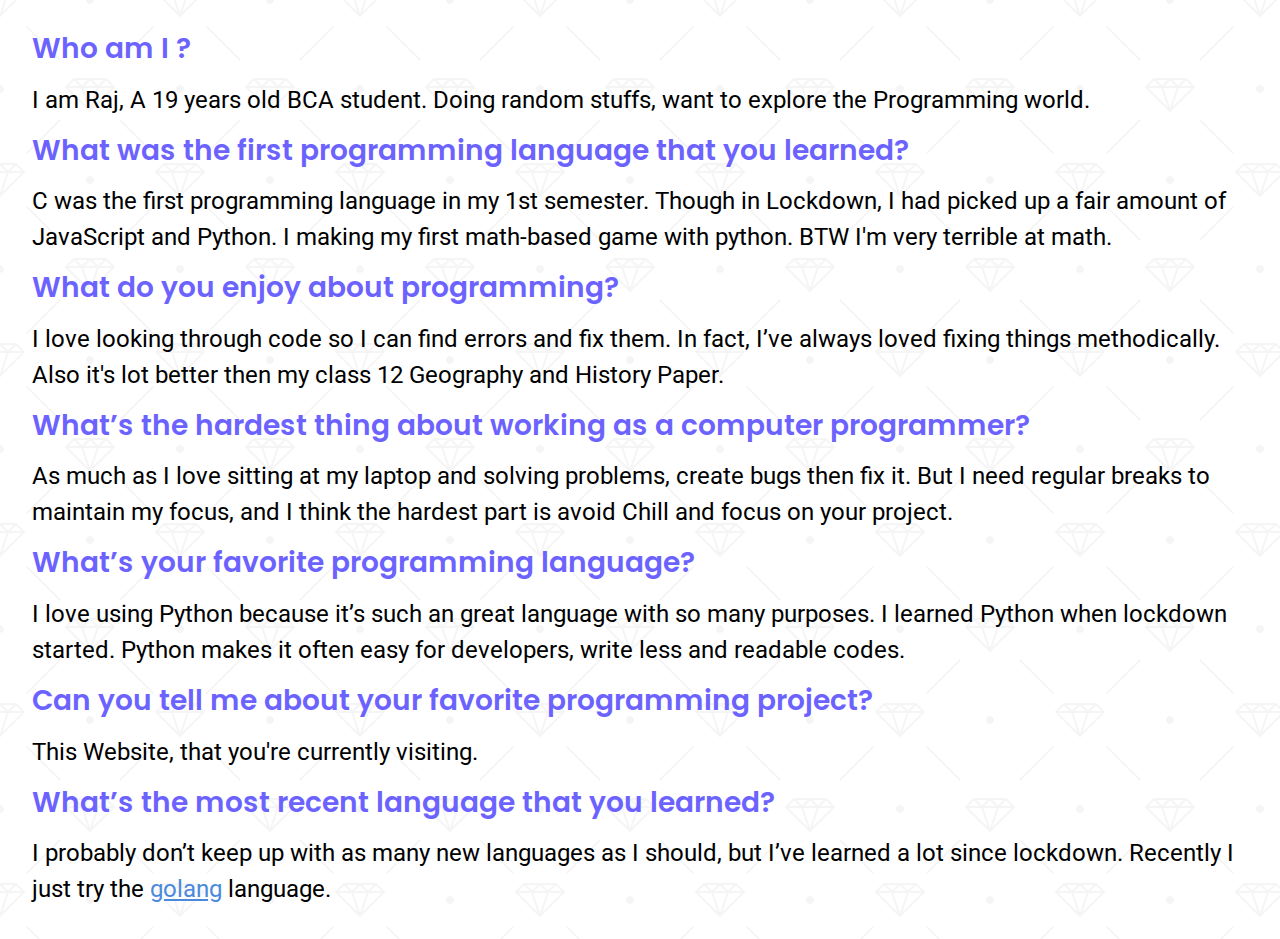
<file: templates/about.html>
<!doctype html>
<html lang="en">
<head>
    <meta charset="UTF-8">
    <meta name="viewport"
          content="width=device-width, user-scalable=no, initial-scale=1.0, maximum-scale=1.0, minimum-scale=1.0">
    <meta http-equiv="X-UA-Compatible" content="ie=edge">
    <link rel="preconnect" href="https://fonts.gstatic.com" crossorigin="crossorigin"/>
    <link rel="preload" as="style" href="https://fonts.googleapis.com/css2?family=Poppins:wght@600&amp;family=Roboto:wght@300;400;500;700&amp;display=swap"/>
    <link rel="stylesheet" href="https://fonts.googleapis.com/css2?family=Poppins:wght@600&amp;family=Roboto:wght@300;400;500;700&amp;display=swap" media="print" onload="this.media='all'"/>

    <title>More about Raj</title>
    <link href="../static/css/bootstrap.css?ver=1.2.0" rel="stylesheet">
    <link href="../static/css/main.css" rel="stylesheet">
    <link href="../static/css/about_css.css" rel="stylesheet">
    <style>
        body {
            text-align: left;
            margin: 2rem;
        }
    </style>
</head>
<body>
    <div>
        <h3 > Who am I ? </h3>
            <p>I am Raj, A 19 years old BCA student. Doing random stuffs, want to explore the Programming world. </p>
        <h3 >What was the first programming language that you learned?</h3>
            <p>C was the first programming language in my 1st semester. Though in Lockdown, I had picked up a fair amount of JavaScript and Python. I making my first math-based game with python. BTW I'm very terrible at math.</p>
        <h3 >What do you enjoy about programming?</h3>
            <p>I love looking through code so I can find errors and fix them. In fact, I’ve always loved fixing things methodically. Also it's lot better then my class 12 Geography and History Paper.</p>
        <h3 >What’s the hardest thing about working as a computer programmer?</h3>
            <p>As much as I love sitting at my laptop and solving problems, create bugs then fix it. But I need regular breaks to maintain my focus, and I think the hardest part is avoid Chill and focus on your project.</p>
        <h3 >What’s your favorite programming language?</h3>
            <p>I love using Python because it’s such an great language with so many purposes. I learned Python when lockdown started. Python makes it often easy for developers, write less and readable codes.</p>
        <h3 >Can you tell me about your favorite programming project?</h3>
            <p>This Website, that you're currently visiting.</p>
        <h3 >What’s the most recent language that you learned?</h3>
            <p>I probably don’t keep up with as many new languages as I should, but I’ve learned a lot since lockdown. Recently I just try the <a href="https://golang.org/">golang</a> language.</p>
    </div>
</body>
</html>
</file>
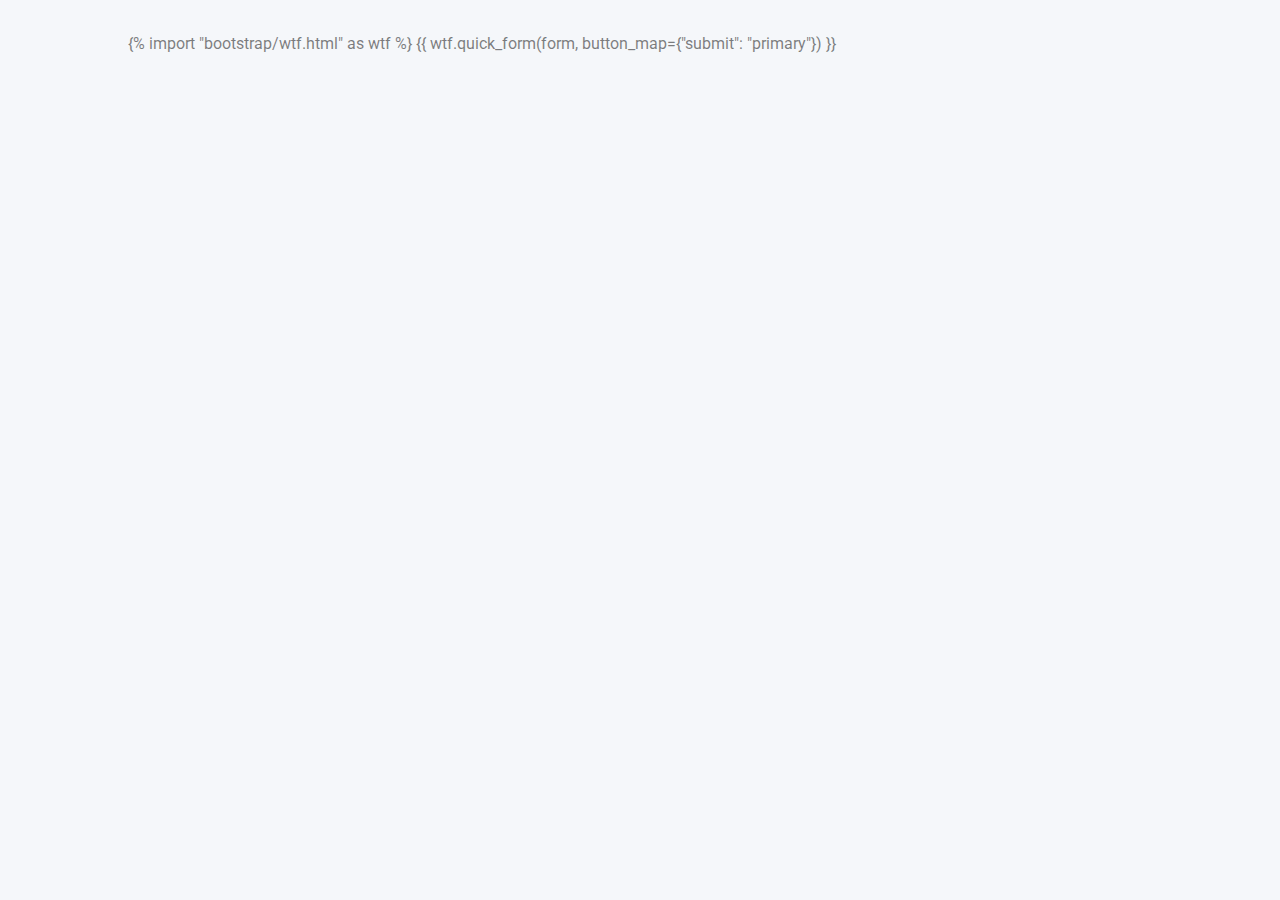
<file: templates/create_cv.html>
<!DOCTYPE html>
<html lang="en-US">
  <head>
    <meta charset="UTF-8">
    <meta http-equiv="X-UA-Compatible" content="IE=edge">
    <meta name="viewport" content="width=device-width, initial-scale=1">
    <title>Raj's Resume</title>
    <link rel="icon" href="../static/favicon.ico" type="image/gif" sizes="16x16">
    <link rel="preconnect" href="https://fonts.gstatic.com" crossorigin="crossorigin"/>
    <link rel="preload" as="style" href="https://fonts.googleapis.com/css2?family=Poppins:wght@600&amp;family=Roboto:wght@300;400;500;700&amp;display=swap"/>
    <link rel="stylesheet" href="https://fonts.googleapis.com/css2?family=Poppins:wght@600&amp;family=Roboto:wght@300;400;500;700&amp;display=swap" media="print" onload="this.media='all'"/>
    <noscript>
      <link rel="stylesheet" href="https://fonts.googleapis.com/css2?family=Poppins:wght@600&amp;family=Roboto:wght@300;400;500;700&amp;display=swap"/>
    </noscript>
    <link href="../static/css/font-awesome/css/all.min.css?ver=1.2.0" rel="stylesheet">
    <link href="../static/css/bootstrap.css?ver=1.2.0" rel="stylesheet">
    <link href="../static/css/create_cv.css" rel="stylesheet">
    <noscript>
      <style type="text/css">
        [data-aos] {
            opacity: 1 !important;
            transform: translate(0) scale(1) !important;
        }
      </style>
    </noscript>
  </head>
  {% import "bootstrap/wtf.html" as wtf %}
  <body id="top">

<!--    Write Your Code here-->
    {{ wtf.quick_form(form, button_map={"submit": "primary"}) }}


    <script>
      const monthNames = ["January", "February", "March", "April", "May", "June",
      "July", "August", "September", "October", "November", "December"
      ];
      var date = new Date();
      var full_year = date.getFullYear();
      var month_name = monthNames[date.getMonth()]
      document.getElementById("copyright").innerHTML = `&copy; ${full_year} Raj's Resume. <br>All rights reserved.`
      document.getElementById("contribute-form").innerHTML = `Jun, 2020 - ${month_name}, ${full_year}`
    </script>
    <script src="../static/scripts/bootstrap.bundle.min.js?ver=1.2.0"></script>
    <script src="../static/scripts/aos.js?ver=1.2.0"></script>
    <script src="../static/scripts/main.js?ver=1.2.0"></script>
  </body>
</html>
</file>
<file: static/css/main.css>
/* Buttons */
/* Inputs */
/* Timeline custom component */

:root {
  --primary-color: #4A89DC;
  --secondary-color: #37BC9B;
  --on-primary: #fff;
  --on-background: rgba(0, 0, 0, 0.5);
  --on-background-alt:rgba(0, 0, 0, 0.8);
  --background: rgb(255, 255, 255);
  /* --box-shadow: 0 5px 20px 1px rgba(0, 0, 0, 0.5); */
}

[data-theme="dark"] {
  --primary-color: rgb(150, 65, 255);
  --secondary-color: #03dac5;
  --on-primary: #000;
  --on-background: rgba(255, 255, 255, 0.9);
  --on-background-alt: rgba(255, 255, 255, 0.7);
  --background: #121212;
}

body {
  background-color: var(--background);
}

.timeline {
  border-left: 2px solid var(--on-primary);
  padding: 1rem 0; }

.timeline-card {
  position: relative;
  margin-left: 31px;
  border-left: 2px solid;
  margin-bottom: 2rem; }

.timeline-card:last-child {
  margin-bottom: 1rem; }

.timeline-card:before {
  content: '';
  display: inline-block;
  position: absolute;
  background-color: var(--background);
  border-radius: 10px;
  width: 12px;
  height: 12px;
  top: 20px;
  left: -41px;
  border: 2px solid;
  z-index: 2; }

.timeline-card:after {
  content: '';
  display: inline-block;
  position: absolute;
  background-color: currentColor;
  width: 29px;
  height: 2px;
  top: 25px;
  left: -29px;
  z-index: 1; }

.timeline-card-primary {
  border-left-color: var(--primary-color); }

.timeline-card-primary:before {
  border-color: var(--primary-color);; }

.timeline-card-primary:after {
  background-color: var(--primary-color);}

.timeline-card-success {
  border-left-color: var(--secondary-color); }

.timeline-card-success:before {
  border-color: var(--secondary-color); }

.timeline-card-success:after {
  background-color: var(--secondary-color); }

html {
  scroll-behavior: smooth; }

.site-title {
  color: var(--on-background-alt);
  font-size: 1.25rem;
  line-height: 2.5rem; }

.nav-link {
  padding: 0;
  font-size: 1.25rem;
  line-height: 2.5rem;
  color: var(--on-background); }

.nav-link:hover,
.nav-link:focus,
.active .nav-link {
  color: var(--on-background-alt); }

.nav-item + .nav-item {
  margin-left: 1rem; }

.cover {
  border-radius: 10px; }

.cover-bg {
  background-color: var(--primary-color);
  ;
  background-image: url("data:image/svg+xml,%3Csvg xmlns='http://www.w3.org/2000/svg' width='100' height='100' viewBox='0 0 100 100'%3E%3Cg fill-rule='evenodd'%3E%3Cg fill='%23ffffff' fill-opacity='0.12'%3E%3Cpath opacity='.5' d='M96 [base64] 0v-9h-9v9h9zm-10 0v-9h-9v9h9zm-10 0v-9h-9v9h9zm-10 0v-9h-9v9h9zm-10 0v-9h-9v9h9zm-10 0v-9h-9v9h9zm-10 0v-9h-9v9h9zm-10 0v-9h-9v9h9zm-9-10h9v-9h-9v9zm10 0h9v-9h-9v9zm10 0h9v-9h-9v9zm10 0h9v-9h-9v9zm10 0h9v-9h-9v9zm10 0h9v-9h-9v9zm10 0h9v-9h-9v9zm10 0h9v-9h-9v9zm9-10v-9h-9v9h9zm-10 0v-9h-9v9h9zm-10 0v-9h-9v9h9zm-10 0v-9h-9v9h9zm-10 0v-9h-9v9h9zm-10 0v-9h-9v9h9zm-10 0v-9h-9v9h9zm-10 0v-9h-9v9h9zm-9-10h9v-9h-9v9zm10 0h9v-9h-9v9zm10 0h9v-9h-9v9zm10 0h9v-9h-9v9zm10 0h9v-9h-9v9zm10 0h9v-9h-9v9zm10 0h9v-9h-9v9zm10 0h9v-9h-9v9zm9-10v-9h-9v9h9zm-10 0v-9h-9v9h9zm-10 0v-9h-9v9h9zm-10 0v-9h-9v9h9zm-10 0v-9h-9v9h9zm-10 0v-9h-9v9h9zm-10 0v-9h-9v9h9zm-10 0v-9h-9v9h9zm-9-10h9v-9h-9v9zm10 0h9v-9h-9v9zm10 0h9v-9h-9v9zm10 0h9v-9h-9v9zm10 0h9v-9h-9v9zm10 0h9v-9h-9v9zm10 0h9v-9h-9v9zm10 0h9v-9h-9v9zm9-10v-9h-9v9h9zm-10 0v-9h-9v9h9zm-10 0v-9h-9v9h9zm-10 0v-9h-9v9h9zm-10 0v-9h-9v9h9zm-10 0v-9h-9v9h9zm-10 0v-9h-9v9h9zm-10 0v-9h-9v9h9zm-9-10h9v-9h-9v9zm10 0h9v-9h-9v9zm10 0h9v-9h-9v9zm10 0h9v-9h-9v9zm10 0h9v-9h-9v9zm10 0h9v-9h-9v9zm10 0h9v-9h-9v9zm10 0h9v-9h-9v9z'/%3E%3Cpath d='M6 5V0H5v5H0v1h5v94h1V6h94V5H6z'/%3E%3C/g%3E%3C/g%3E%3C/svg%3E");
  border-radius: 10px 10px 0 0; }

.avatar {
  max-width: 216px;
  max-height: 216px;
  margin-top: 20px;
  text-align: center;
  margin-left: auto;
  margin-right: auto; }

.avatar img {
  /* Safari 6.0 - 9.0 */
  filter: grayscale(100%); }

.avatar_dark img {
  filter: grayscale(30%);
}

footer a:not(.nav-link) {
  color: inherit;
  border-bottom: 1px dashed;
  text-decoration: none;
  cursor: pointer; }

@media (min-width: 48em) {
  .site-title {
    float: left; }
  .site-nav {
    float: right; }
  .avatar {
    margin-bottom: -80px;
    margin-left: 0; } 
  }
  /* div .col {
    margin-top: 5rem;
  } */


@media print {
  body {
    background-color: var(--background); }
  .container {
    width: auto;
    max-width: 100%;
    padding: 0; }
  .cover, .cover-bg {
    border-radius: 0; }
  .cover.shadow-lg {
    box-shadow: none !important; }
  .cover-bg {
    padding: 5rem !important;
    padding-bottom: 10px !important; }
  .avatar {
    margin-top: -10px; }
  .about-section {
    padding: 6.5rem 5rem 2rem !important; }
  .skills-section,
  .work-experience-section,
  .education-section,
  .contant-section {
    padding: 1.5rem 5rem 2rem !important; }
  .page-break {
    padding-top: 5rem;
    page-break-before: always; } }


/* Dark Mode Toggle */
.theme-switch-wrapper {
  display: flex;
  align-items: center;
  right: 25px;
  top: 30px;
}

.theme-switch-wrapper span {
  margin-right: 10px;
  font-size: 1rem;
}

.theme-switch {
  display: inline-block;
  height: 20px;
  position: relative;
  width: 45px;
}

.theme-switch input {
  display: none;
}

.slider {
  background: #ccc;
  bottom: 0;
  cursor: pointer;
  left: 0;
  position: absolute;
  right: 0;
  top: 0;
  transition: 0.4s;
}

.slider::before {
  background: #fff;
  bottom: 4px;
  content: "";
  height: 20px;
  top: 0.6px;
  left: 0px;
  position: absolute;
  transition: 0.4s;
  width: 20px;
}

input:checked + .slider {
  background: var(--primary-color);
}

input:checked + .slider::before {
  transform: translateX(26px);
}

.slider.round {
  border-radius: 34px;
}

.slider.round::before {
  border-radius: 50%;
}

.fas {
  font-size: 20px;
  margin-top: 5px;
  margin-right: 5px;
}

/* Dark - Light Button CSS */
#neon-btn {
  position: absolute;
}

.neon-border {
  border: 3px solid rgb(0, 40, 70);
  cursor: pointer;
}

.neon-border:hover {
  animation: border-flicker 2s linear forwards;
}

.neon-border:hover .first {
  animation: letter-flicker 3s linear infinite;
}
</file>
<file: static/css/about_css.css>
body {
    background-color: #DFDBE5;
    background-color: #DFDBE5;
    background-image: url("data:image/svg+xml,%3Csvg width='180' height='180' viewBox='0 0 180 180' xmlns='http://www.w3.org/2000/svg'%3E%3Cpath d='M81.28 88H68.413l19.298 19.298L81.28 88zm2.107 0h13.226L90 107.838 83.387 88zm15.334 0h12.866l-19.298 19.298L98.72 88zm-32.927-2.207L73.586 78h32.827l.5.5 7.294 7.293L115.414 87l-24.707 24.707-.707.707L64.586 87l1.207-1.207zm2.62.207L74 80.414 79.586 86H68.414zm16 0L90 80.414 95.586 86H84.414zm16 0L106 80.414 111.586 86h-11.172zm-8-6h11.173L98 85.586 92.414 80zM82 85.586L87.586 80H76.414L82 85.586zM17.414 0L.707 16.707 0 17.414V0h17.414zM4.28 0L0 12.838V0h4.28zm10.306 0L2.288 12.298 6.388 0h8.198zM180 17.414L162.586 0H180v17.414zM165.414 0l12.298 12.298L173.612 0h-8.198zM180 12.838L175.72 0H180v12.838zM0 163h16.413l.5.5 7.294 7.293L25.414 172l-8 8H0v-17zm0 10h6.613l-2.334 7H0v-7zm14.586 7l7-7H8.72l-2.333 7h8.2zM0 165.414L5.586 171H0v-5.586zM10.414 171L16 165.414 21.586 171H10.414zm-8-6h11.172L8 170.586 2.414 165zM180 163h-16.413l-7.794 7.793-1.207 1.207 8 8H180v-17zm-14.586 17l-7-7h12.865l2.333 7h-8.2zM180 173h-6.613l2.334 7H180v-7zm-21.586-2l5.586-5.586 5.586 5.586h-11.172zM180 165.414L174.414 171H180v-5.586zm-8 5.172l5.586-5.586h-11.172l5.586 5.586zM152.933 25.653l1.414 1.414-33.94 33.942-1.416-1.416 33.943-33.94zm1.414 127.28l-1.414 1.414-33.942-33.94 1.416-1.416 33.94 33.943zm-127.28 1.414l-1.414-1.414 33.94-33.942 1.416 1.416-33.943 33.94zm-1.414-127.28l1.414-1.414 33.942 33.94-1.416 1.416-33.94-33.943zM0 85c2.21 0 4 1.79 4 4s-1.79 4-4 4v-8zm180 0c-2.21 0-4 1.79-4 4s1.79 4 4 4v-8zM94 0c0 2.21-1.79 4-4 4s-4-1.79-4-4h8zm0 180c0-2.21-1.79-4-4-4s-4 1.79-4 4h8z' fill='%233b3b55' fill-opacity='0.05' fill-rule='evenodd'/%3E%3C/svg%3E");
    color: rgb(250, 250, 250);
    background-color: rgb(255, 255, 255);
}

h3 {
    color: #6c63ff;
}

p {
    color: #000;
    font-size: 1.5rem;
}
</file>
<file: static/css/create_cv.css>
body {
    margin: 2rem 8rem;
}

#submit {
    margin-top: 2rem;
}
</file>
